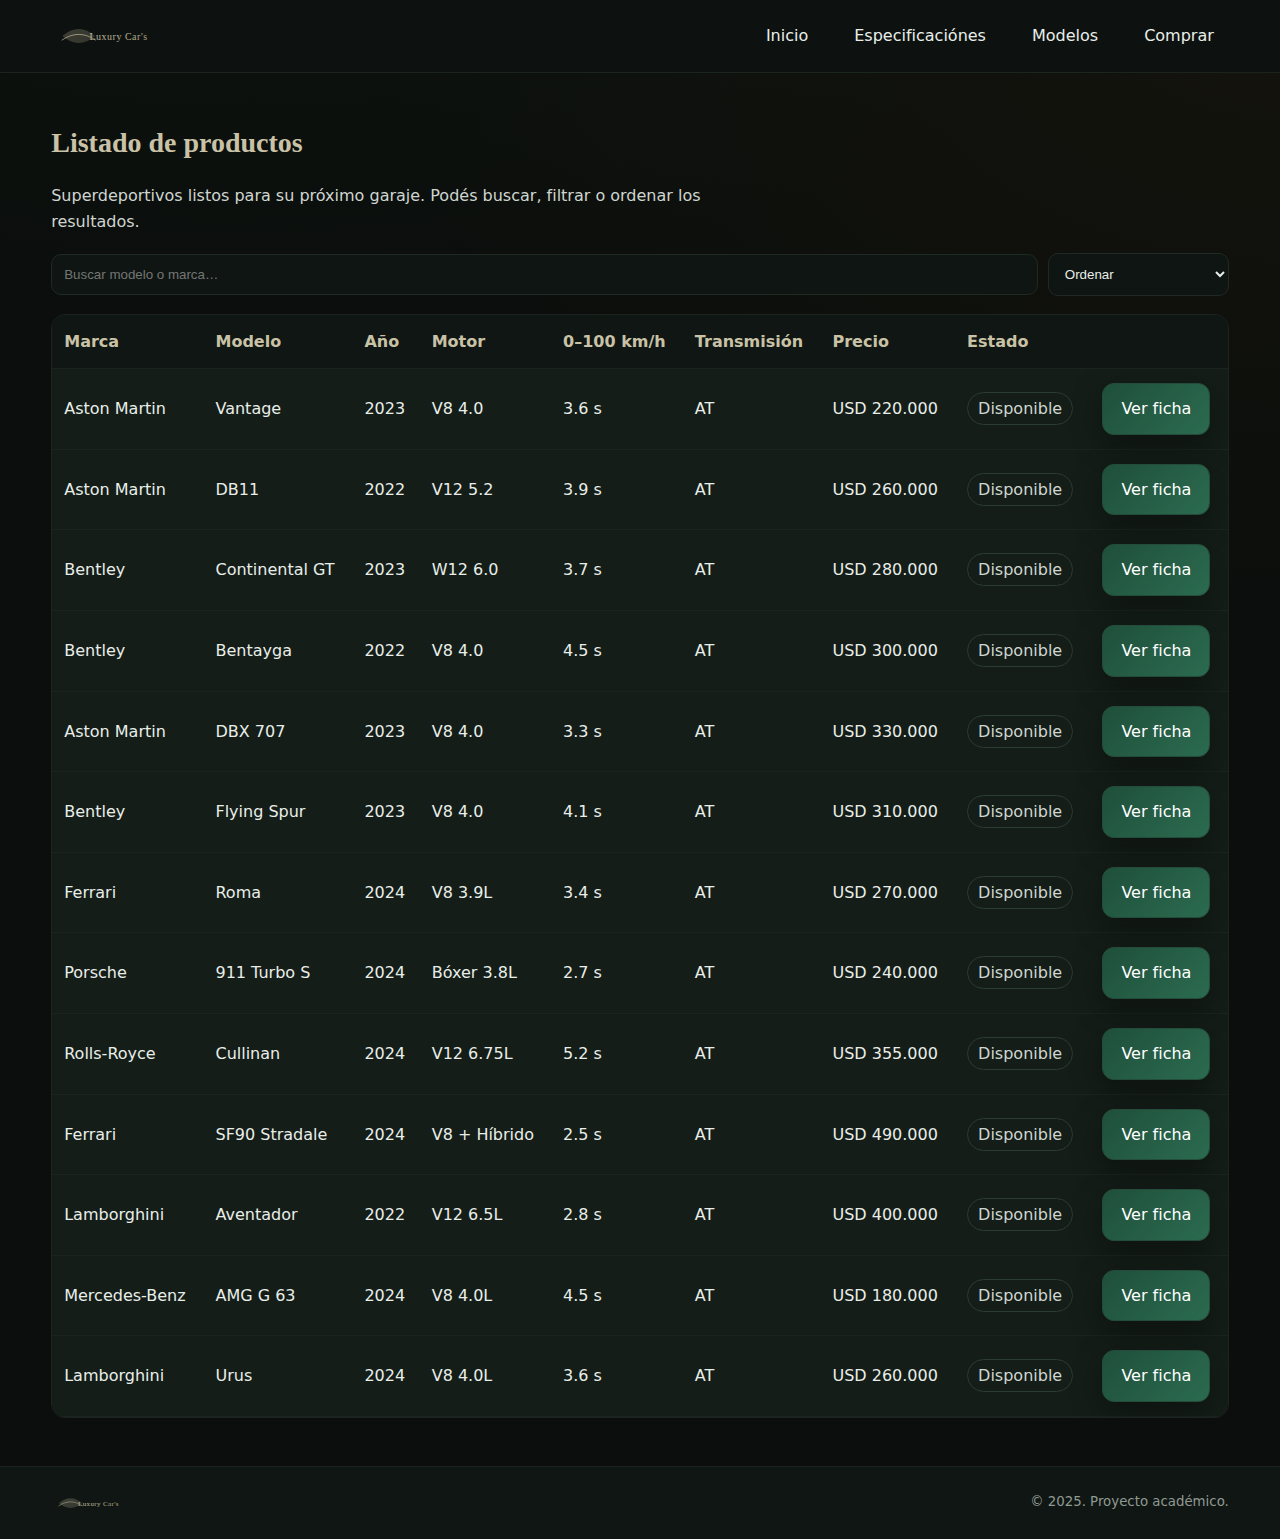
<file: listado_tabla.html>
<!DOCTYPE html>
<html lang="es">
<head>
  <meta charset="UTF-8" />
  <meta name="viewport" content="width=device-width, initial-scale=1" />
  <title>Listado (Tabla) – Luxury Car's</title>
  <link rel="stylesheet" href="styles.css" />
</head>

<body>
<header class="navbar">
  <div class="container wrap">

    <a class="brand" href="index.html">
      <img src="logo-luxurycars.svg" alt="Logo Luxury Car's">
      <span></span>
    </a>

    <!-- boton burguer -->
    <button class="nav-toggle" aria-expanded="false" aria-controls="mainnav" aria-label="Abrir menú">☰</button>

    <!-- menu -->
    <nav id="mainnav" class="nav">
      <a href="index.html">Inicio</a>
      <a href="listado_tabla.html">Especificaciónes</a>
      <a href="listado_box.html">Modelos</a>
      <a href="comprar.html">Comprar</a>
    </nav>
  </div>
</header>


  <main class="container section">
    <h2>Listado de productos</h2>
    <p class="lead">Superdeportivos listos para su próximo garaje. Podés buscar, filtrar o ordenar los resultados.</p>

<!-- CONTROLES (Tabla) — Solo una búsqueda -->
<div class="toolbar" style="display:flex;gap:10px;flex-wrap:wrap;align-items:center;margin:18px 0">
  <input id="qTabla" type="search" placeholder="Buscar modelo o marca…"
         autocomplete="off" spellcheck="false" style="flex:1;min-width:260px">
  <select id="sortTabla">
    <option value="">Ordenar</option>
    <option value="price-asc">Precio: menor a mayor</option>
    <option value="price-desc">Precio: mayor a menor</option>
  </select>
</div>

    <!-- Tabla -->
    <div class="table-wrap">
      <table class="products">
        <thead>
          <tr>
            <th>Marca</th>
            <th>Modelo</th>
            <th>Año</th>
            <th>Motor</th>
            <th>0–100 km/h</th>
            <th>Transmisión</th>
            <th>Precio</th>
            <th>Estado</th>
            <th></th>
          </tr>
        </thead>

        <tbody>
          <tr data-brand="Aston Martin" data-name="Vantage 2023" data-price="220000">
            <td>Aston Martin</td><td>Vantage</td><td>2023</td><td>V8 4.0</td><td>3.6 s</td><td>AT</td>
            <td>USD 220.000</td><td><span class="badge">Disponible</span></td>
            <td><a class="btn" href="producto_vantage.html">Ver ficha</a></td>
          </tr>

          <tr data-brand="Aston Martin" data-name="DB11 2022" data-price="260000">
            <td>Aston Martin</td><td>DB11</td><td>2022</td><td>V12 5.2</td><td>3.9 s</td><td>AT</td>
            <td>USD 260.000</td><td><span class="badge">Disponible</span></td>
            <td><a class="btn" href="producto_db11.html">Ver ficha</a></td>
          </tr>

          <tr data-brand="Bentley" data-name="Continental GT 2023" data-price="280000">
            <td>Bentley</td><td>Continental GT</td><td>2023</td><td>W12 6.0</td><td>3.7 s</td><td>AT</td>
            <td>USD 280.000</td><td><span class="badge">Disponible</span></td>
            <td><a class="btn" href="producto_continental.html">Ver ficha</a></td>
          </tr>

          <tr data-brand="Bentley" data-name="Bentayga 2022" data-price="300000">
            <td>Bentley</td><td>Bentayga</td><td>2022</td><td>V8 4.0</td><td>4.5 s</td><td>AT</td>
            <td>USD 300.000</td><td><span class="badge">Disponible</span></td>
            <td><a class="btn" href="producto_bentayga.html">Ver ficha</a></td>
          </tr>

          <tr data-brand="Aston Martin" data-name="DBX 707" data-price="330000">
            <td>Aston Martin</td><td>DBX 707</td><td>2023</td><td>V8 4.0</td><td>3.3 s</td><td>AT</td>
            <td>USD 330.000</td><td><span class="badge">Disponible</span></td>
            <td><a class="btn" href="producto_dbx707.html">Ver ficha</a></td>
          </tr>

          <tr data-brand="Bentley" data-name="Flying Spur 2023" data-price="310000">
            <td>Bentley</td><td>Flying Spur</td><td>2023</td><td>V8 4.0</td><td>4.1 s</td><td>AT</td>
            <td>USD 310.000</td><td><span class="badge">Disponible</span></td>
            <td><a class="btn" href="producto_flyingspur.html">Ver ficha</a></td>
          </tr>

        <tr data-brand="Ferrari" data-name="Roma 2024" data-price="270000">
          <td>Ferrari</td><td>Roma</td><td>2024</td><td>V8 3.9L</td><td>3.4 s</td><td>AT</td>
          <td>USD 270.000</td><td><span class="badge">Disponible</span></td>
          <td><a class="btn" href="producto_roma.html">Ver ficha</a></td>
        </tr>

<tr data-brand="Porsche" data-name="911 Turbo S 2024" data-price="240000">
  <td>Porsche</td><td>911 Turbo S</td><td>2024</td><td>Bóxer 3.8L</td><td>2.7 s</td><td>AT</td>
  <td>USD 240.000</td><td><span class="badge">Disponible</span></td>
  <td><a class="btn" href="producto_911turbo.html">Ver ficha</a></td>
</tr>
<tr data-brand="Rolls-Royce" data-name="Cullinan 2024" data-price="355000">
  <td>Rolls-Royce</td><td>Cullinan</td><td>2024</td><td>V12 6.75L</td><td>5.2 s</td><td>AT</td>
  <td>USD 355.000</td><td><span class="badge">Disponible</span></td>
  <td><a class="btn" href="producto_cullinan.html">Ver ficha</a></td>
</tr>
<tr data-brand="Ferrari" data-name="SF90 Stradale 2024" data-price="490000">
  <td>Ferrari</td><td>SF90 Stradale</td><td>2024</td><td>V8 + Híbrido</td><td>2.5 s</td><td>AT</td>
  <td>USD 490.000</td><td><span class="badge">Disponible</span></td>
  <td><a class="btn" href="producto_sf90.html">Ver ficha</a></td>
</tr>
<tr data-brand="Lamborghini" data-name="Aventador 2022" data-price="400000">
  <td>Lamborghini</td><td>Aventador</td><td>2022</td><td>V12 6.5L</td><td>2.8 s</td><td>AT</td>
  <td>USD 400.000</td><td><span class="badge">Disponible</span></td>
  <td><a class="btn" href="producto_aventador.html">Ver ficha</a></td>
</tr>
<tr data-brand="Mercedes-Benz" data-name="AMG G 63 2024" data-price="180000">
  <td>Mercedes-Benz</td><td>AMG G 63</td><td>2024</td><td>V8 4.0L</td><td>4.5 s</td><td>AT</td>
  <td>USD 180.000</td><td><span class="badge">Disponible</span></td>
  <td><a class="btn" href="producto_gwagon.html">Ver ficha</a></td>
</tr>
<tr data-brand="Lamborghini" data-name="Urus 2024" data-price="260000">
  <td>Lamborghini</td><td>Urus</td><td>2024</td><td>V8 4.0L</td><td>3.6 s</td><td>AT</td>
  <td>USD 260.000</td><td><span class="badge">Disponible</span></td>
  <td><a class="btn" href="producto_urus.html">Ver ficha</a></td>
</tr>
        </tbody>
      </table>
    </div>
  </main>

  <footer class="footer">
  <div class="container wrap">
    <div style="display:flex;align-items:center;gap:10px">
      <img src="logo-luxurycars.svg" alt="" style="height:24px">
      </div>
      <small>© 2025. Proyecto académico.</small>
    </div>
  </footer>

<script src="app.js"></script>


<script> /* Buscador/Orden */
(function(){
  const table = document.getElementById('tablaAutos') || document.querySelector('table');
  if (!table || !table.tBodies.length) return;

  const tbody = table.tBodies[0];
  const rows  = Array.from(tbody.rows);

  const $q    = document.getElementById('qTabla');   
  const $sort = document.getElementById('sortTabla'); 

  const norm = s => (s||'')
    .toString().toLowerCase()
    .normalize('NFD').replace(/\p{Diacritic}/gu,'')   
    .trim();

  const rowText = row => norm(Array.from(row.cells).map(td => td.textContent).join(' '));

  function matchesRow(row, q){
    const nq = norm(q);
    if (!nq) return true;
  
    return rowText(row).split(/\s+/).some(w => w.startsWith(nq));
  }

  function getPrice(row){
  
    const priceCell = Array.from(row.cells).find(td => /usd/i.test(td.textContent));
    return +(priceCell?.textContent.replace(/[^\d]/g,'') || 0);
  }

  function apply(){
    const qv = $q?.value || '';
    rows.forEach(r => { r.style.display = matchesRow(r, qv) ? '' : 'none'; });

    // ordenar visibles por precio si se eligio
    if ($sort && $sort.value){
      const visibles = rows.filter(r => r.style.display !== 'none');
      visibles.sort((a,b) => $sort.value === 'price-asc'
        ? getPrice(a) - getPrice(b)
        : getPrice(b) - getPrice(a)
      );
      const frag = document.createDocumentFragment();
      visibles.forEach(r => frag.appendChild(r));
      tbody.appendChild(frag);
    }
  }

  ['input','keyup','change'].forEach(ev => {
    $q?.addEventListener(ev, apply);
    $sort?.addEventListener(ev, apply);
  });

  apply();
})();
</script>

</body>
</html>
</file>
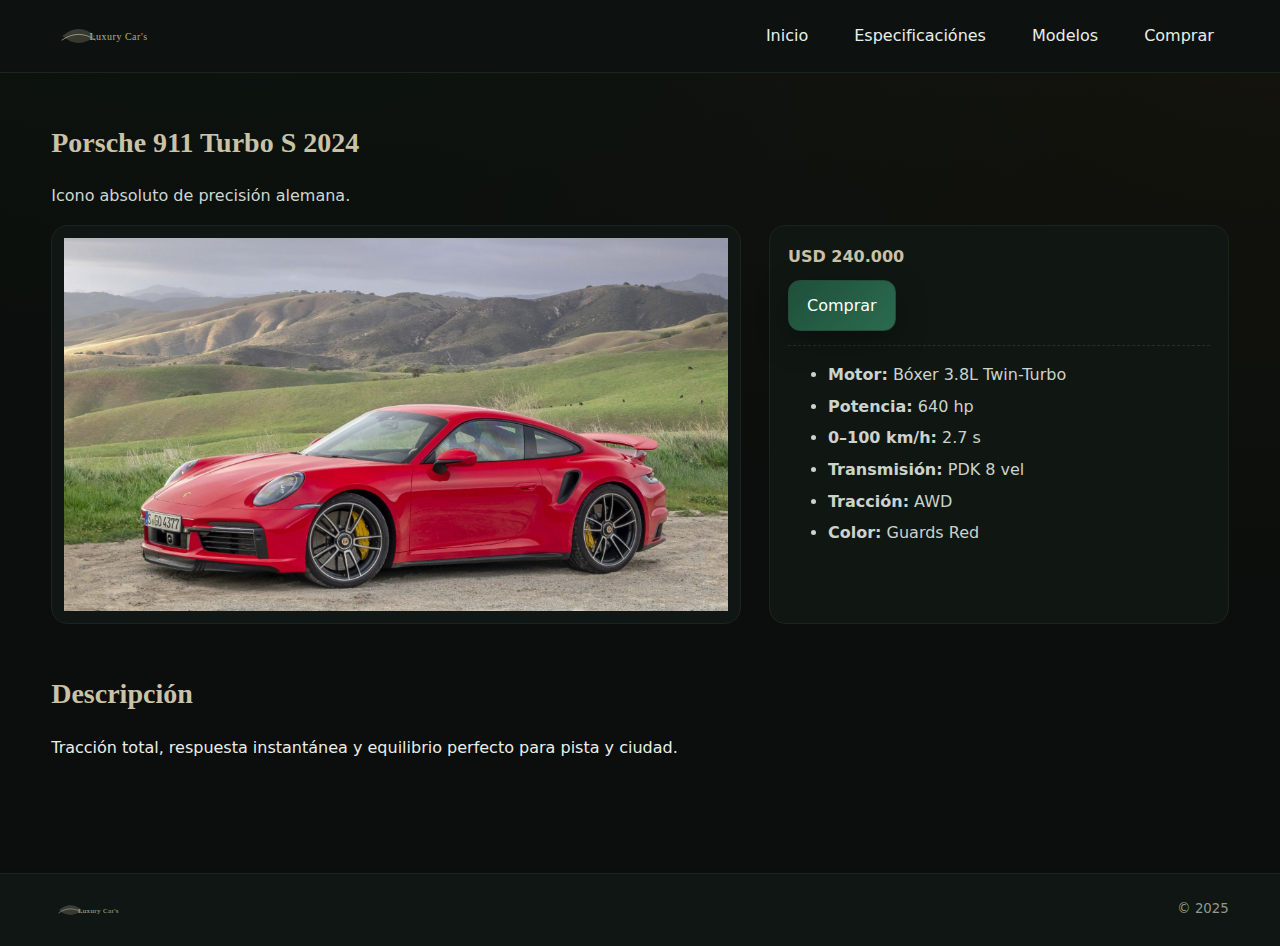
<file: producto_911turbo.html>
<!DOCTYPE html>
<html lang="es">
<head>
  <meta charset="UTF-8"><meta name="viewport" content="width=device-width, initial-scale=1">
  <title>Porsche 911 Turbo S 2024 | Luxury Car's</title>
  <link rel="stylesheet" href="styles.css">
</head>
<body>
  
<header class="navbar">
  <div class="container wrap">

    <a class="brand" href="index.html">
      <img src="logo-luxurycars.svg" alt="Logo Luxury Car's">
    </a>

    <!-- botón burguer -->
    <button class="nav-toggle" aria-expanded="false" aria-controls="mainnav" aria-label="Abrir menú">☰</button>

    <!-- menú -->
    <nav id="mainnav" class="nav">
      <a href="index.html">Inicio</a>
      <a href="listado_tabla.html">Especificaciónes</a>
      <a href="listado_box.html">Modelos</a>
      <a href="comprar.html">Comprar</a>
    </nav>
  </div>
</header>


<main class="container section">
  <h2>Porsche 911 Turbo S 2024</h2>
  <p class="lead">Icono absoluto de precisión alemana.</p>
  <div class="product">
    <div class="gallery"><img src="img/911turbo.jpg" alt="Porsche 911 Turbo S 2024"></div>
    <aside class="meta">
      <p class="price">USD 240.000</p>
      <a class="btn buy-link" href="comprar.html">Comprar</a>
      <ul class="specs">
        <li><strong>Motor:</strong> Bóxer 3.8L Twin-Turbo</li>
        <li><strong>Potencia:</strong> 640 hp</li>
        <li><strong>0–100 km/h:</strong> 2.7 s</li>
        <li><strong>Transmisión:</strong> PDK 8 vel</li>
        <li><strong>Tracción:</strong> AWD</li>
        <li><strong>Color:</strong> Guards Red</li>
      </ul>
    </aside>
  </div>
  <section class="section"><h2>Descripción</h2><p>Tracción total, respuesta instantánea y equilibrio perfecto para pista y ciudad.</p></section>
</main>

<footer class="footer"><div class="container wrap"><div style="display:flex;align-items:center;gap:10px"><img src="logo-luxurycars.svg" alt="" style="height:24px"><strong>Luxury Car's</strong></div><small>© 2025</small></div></footer>
<script src="app.js"></script>
</body>
</html>
</file>
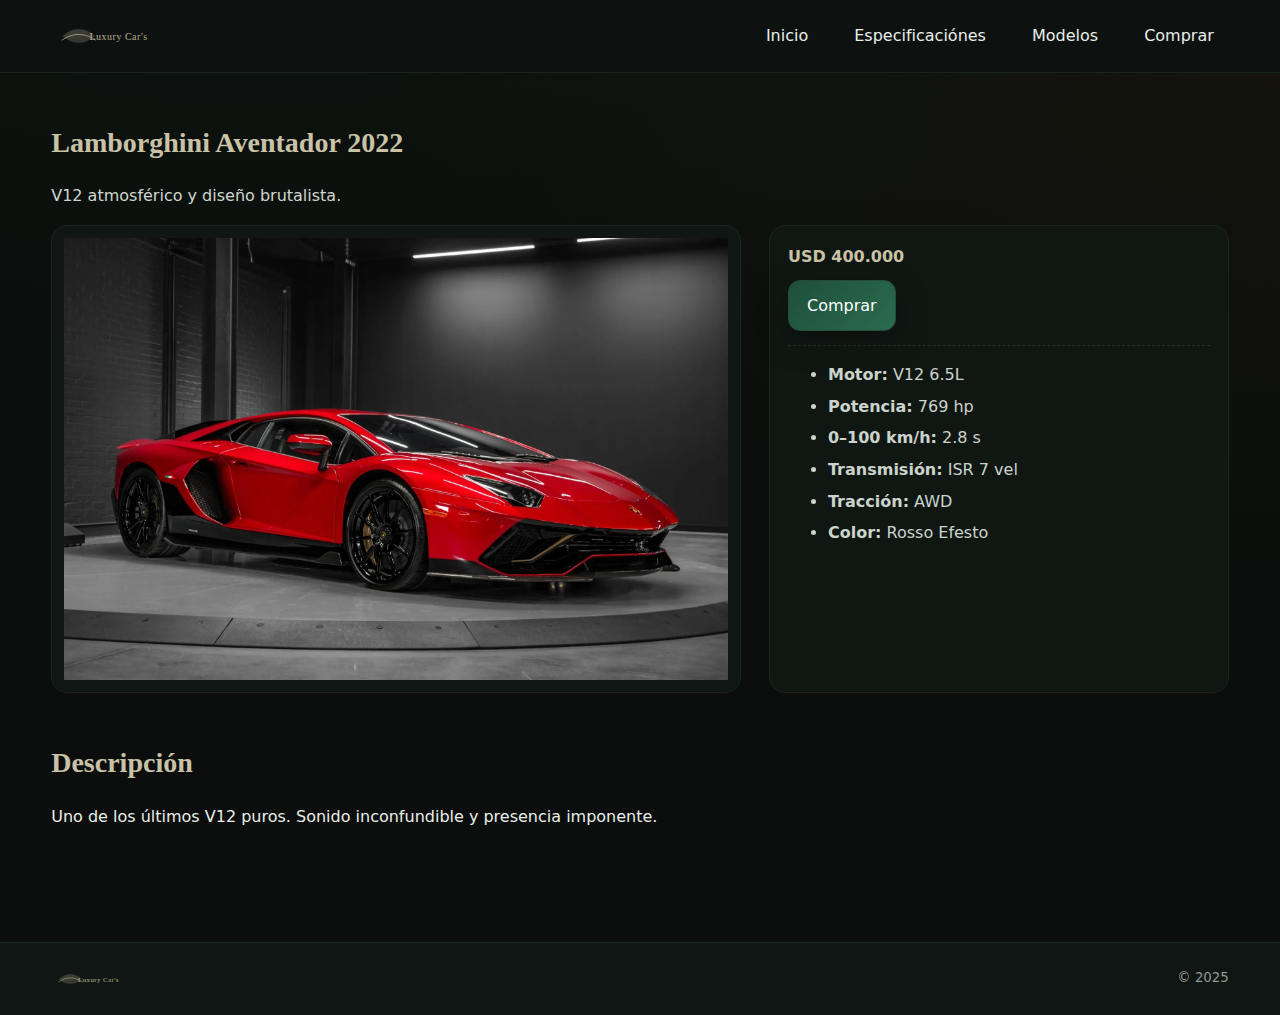
<file: producto_aventador.html>
<!DOCTYPE html>
<html lang="es">
<head>
  <meta charset="UTF-8"><meta name="viewport" content="width=device-width, initial-scale=1">
  <title>Lamborghini Aventador 2022 | Luxury Car's</title>
  <link rel="stylesheet" href="styles.css">
</head>
<body>

<header class="navbar">
  <div class="container wrap">

    <a class="brand" href="index.html">
      <img src="logo-luxurycars.svg" alt="Logo Luxury Car's">
    </a>

    <!-- botón burguer -->
    <button class="nav-toggle" aria-expanded="false" aria-controls="mainnav" aria-label="Abrir menú">☰</button>

    <!-- menú -->
    <nav id="mainnav" class="nav">
      <a href="index.html">Inicio</a>
      <a href="listado_tabla.html">Especificaciónes</a>
      <a href="listado_box.html">Modelos</a>
      <a href="comprar.html">Comprar</a>
    </nav>
  </div>
</header>


<main class="container section">
  <h2>Lamborghini Aventador 2022</h2>
  <p class="lead">V12 atmosférico y diseño brutalista.</p>
  <div class="product">
    <div class="gallery"><img src="img/aventador.jpg" alt="Lamborghini Aventador 2022"></div>
    <aside class="meta">
      <p class="price">USD 400.000</p>
      <a class="btn buy-link" href="comprar.html">Comprar</a>
      <ul class="specs">
        <li><strong>Motor:</strong> V12 6.5L</li>
        <li><strong>Potencia:</strong> 769 hp</li>
        <li><strong>0–100 km/h:</strong> 2.8 s</li>
        <li><strong>Transmisión:</strong> ISR 7 vel</li>
        <li><strong>Tracción:</strong> AWD</li>
        <li><strong>Color:</strong> Rosso Efesto</li>
      </ul>
    </aside>
  </div>
  <section class="section"><h2>Descripción</h2><p>Uno de los últimos V12 puros. Sonido inconfundible y presencia imponente.</p></section>
</main>

<footer class="footer"><div class="container wrap"><div style="display:flex;align-items:center;gap:10px"><img src="logo-luxurycars.svg" alt="" style="height:24px"><strong>Luxury Car's</strong></div><small>© 2025</small></div></footer>
<script src="app.js"></script>
</body>
</html>
</file>
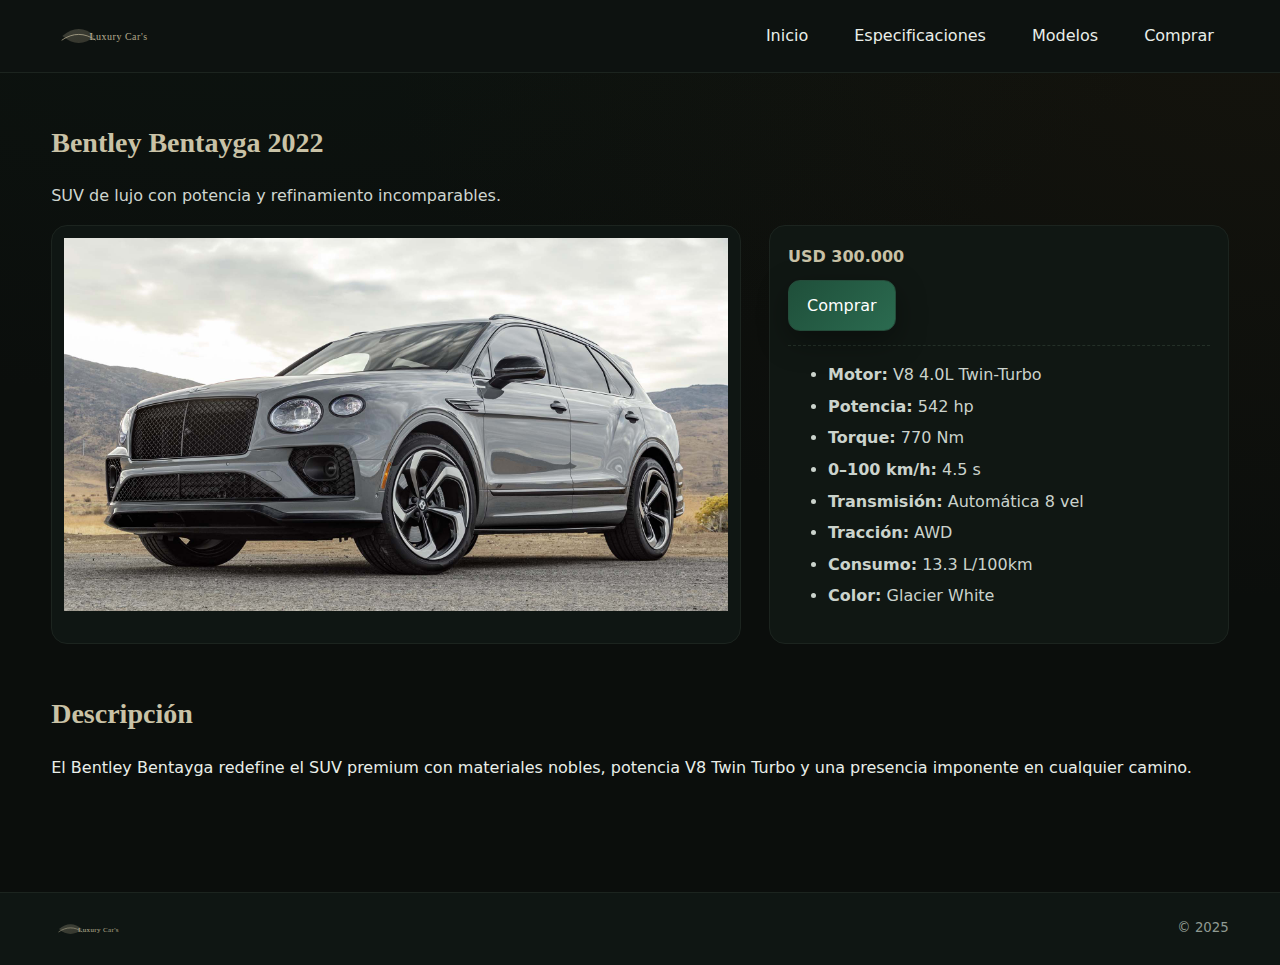
<file: producto_bentayga.html>
<!DOCTYPE html>
<html lang="es">
<head>
  <meta charset="UTF-8">
  <meta name="viewport" content="width=device-width, initial-scale=1">
  <title>Bentley Bentayga 2022 | Luxury Car's</title>
  <link rel="stylesheet" href="styles.css">
</head>

<body>
<header class="navbar">
  <div class="container wrap">

    <a class="brand" href="index.html">
      <img src="logo-luxurycars.svg" alt="Logo Luxury Car's">
    </a>

    <!-- botón burguer -->
    <button class="nav-toggle" aria-expanded="false" aria-controls="mainnav" aria-label="Abrir menú">☰</button>

    <!-- menú -->
    <nav id="mainnav" class="nav">
  <a href="index.html">Inicio</a>
  <a href="listado_tabla.html">Especificaciones</a>
  <a href="listado_box.html">Modelos</a>
  <a href="comprar.html">Comprar</a>
</nav>
  </div>
</header>

  <main class="container section">
    <h2>Bentley Bentayga 2022</h2>
    <p class="lead">SUV de lujo con potencia y refinamiento incomparables.</p>

    <div class="product">
      <div class="gallery">
        <img src="img/bentayga.jpg" alt="Bentley Bentayga 2022">
      </div>
      <aside class="meta">
        <p class="price">USD 300.000</p>
        <a class="btn" href="comprar.html">Comprar</a>
        <ul class="specs">
          <li><strong>Motor:</strong> V8 4.0L Twin-Turbo</li>
          <li><strong>Potencia:</strong> 542 hp</li>
          <li><strong>Torque:</strong> 770 Nm</li>
          <li><strong>0–100 km/h:</strong> 4.5 s</li>
          <li><strong>Transmisión:</strong> Automática 8 vel</li>
          <li><strong>Tracción:</strong> AWD</li>
          <li><strong>Consumo:</strong> 13.3 L/100km</li>
          <li><strong>Color:</strong> Glacier White</li>
        </ul>
      </aside>
    </div>

    <section class="section">
      <h2>Descripción</h2>
      <p>El Bentley Bentayga redefine el SUV premium con materiales nobles, potencia V8 Twin Turbo y una presencia imponente en cualquier camino.</p>
    </section>
  </main>

  <footer class="footer">
    <div class="container wrap">
      <div style="display:flex;align-items:center;gap:10px">
        <img src="logo-luxurycars.svg" alt="" style="height:24px"><strong></strong>
      </div>
      <small>© 2025</small>
    </div>
  </footer>

  <script src="app.js"></script>
</body>
</html>
</file>
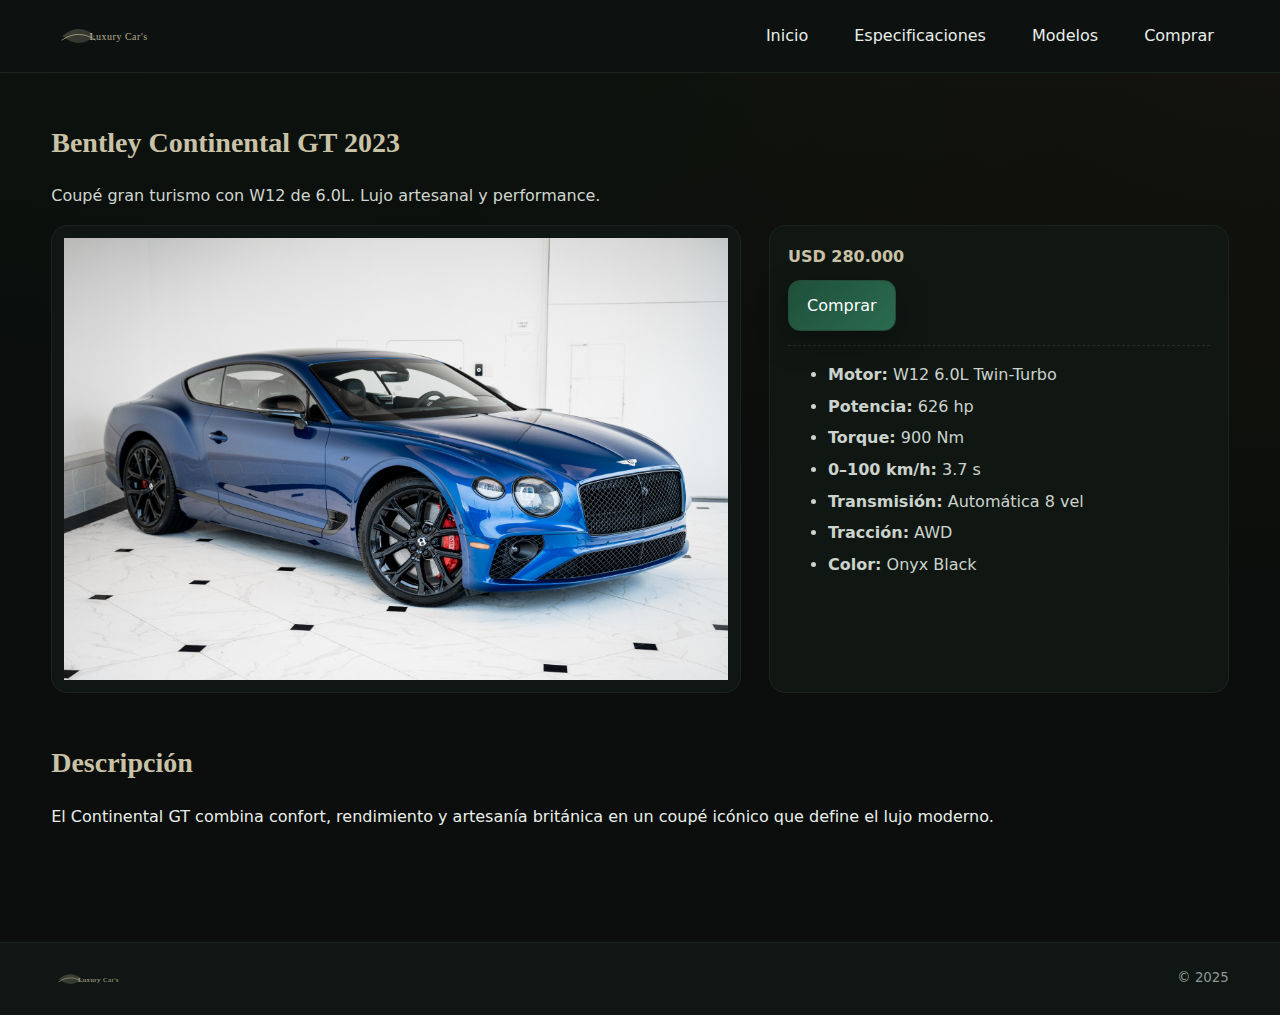
<file: producto_continental.html>
<!DOCTYPE html>
<html lang="es">
<head>
  <meta charset="UTF-8">
  <meta name="viewport" content="width=device-width, initial-scale=1">
  <title>Bentley Continental GT 2023 | Luxury Car's</title>
  <link rel="stylesheet" href="styles.css">
</head>
<body>
<header class="navbar">
  <div class="container wrap">

    <a class="brand" href="index.html">
      <img src="logo-luxurycars.svg" alt="Logo Luxury Car's">
    </a>

    <!-- botón burguer -->
    <button class="nav-toggle" aria-expanded="false" aria-controls="mainnav" aria-label="Abrir menú">☰</button>

    <!-- menú -->
   <nav id="mainnav" class="nav">
  <a href="index.html">Inicio</a>
  <a href="listado_tabla.html">Especificaciones</a>
  <a href="listado_box.html">Modelos</a>
  <a href="comprar.html">Comprar</a>
</nav>
  </div>
</header>

  <main class="container section">
    <h2>Bentley Continental GT 2023</h2>
    <p class="lead">Coupé gran turismo con W12 de 6.0L. Lujo artesanal y performance.</p>

    <div class="product">
      <div class="gallery">
        <img src="img/continental.jpg" alt="Bentley Continental GT 2023">
      </div>
      <aside class="meta">
        <p class="price">USD 280.000</p>
        <a class="btn" href="comprar.html">Comprar</a>
        <ul class="specs">
          <li><strong>Motor:</strong> W12 6.0L Twin-Turbo</li>
          <li><strong>Potencia:</strong> 626 hp</li>
          <li><strong>Torque:</strong> 900 Nm</li>
          <li><strong>0–100 km/h:</strong> 3.7 s</li>
          <li><strong>Transmisión:</strong> Automática 8 vel</li>
          <li><strong>Tracción:</strong> AWD</li>
          <li><strong>Color:</strong> Onyx Black</li>
        </ul>
      </aside>
    </div>

    <section class="section">
      <h2>Descripción</h2>
      <p>El Continental GT combina confort, rendimiento y artesanía británica en un coupé icónico que define el lujo moderno.</p>
    </section>
  </main>

  <footer class="footer">
    <div class="container wrap">
      <div style="display:flex;align-items:center;gap:10px">
        <img src="logo-luxurycars.svg" alt="" style="height:24px"><strong></strong>
      </div>
      <small>© 2025</small>
    </div>
  </footer>

  <script src="app.js"></script>
</body>
</html>
</file>
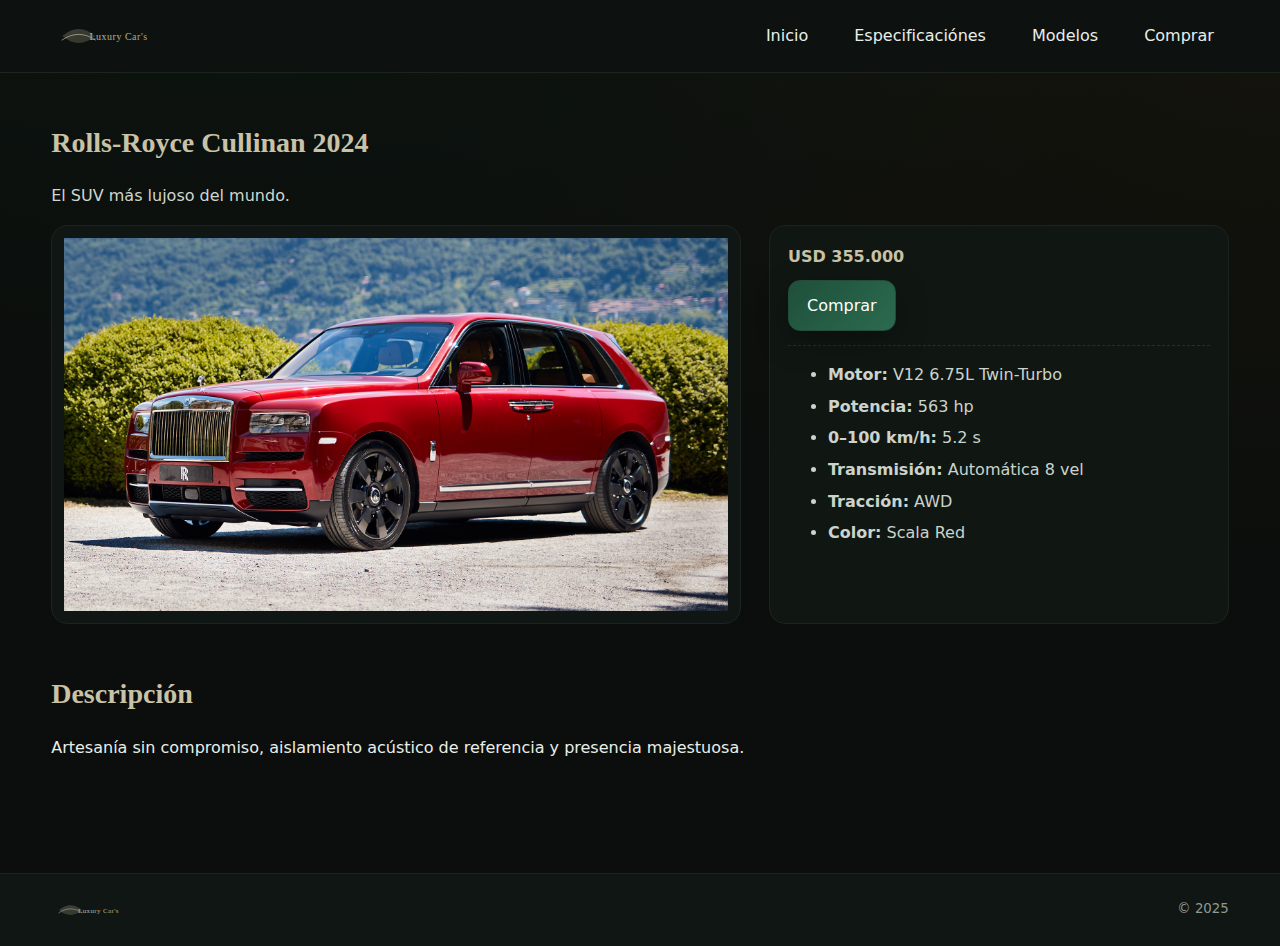
<file: producto_cullinan.html>
<!DOCTYPE html>
<html lang="es">
<head>
  <meta charset="UTF-8"><meta name="viewport" content="width=device-width, initial-scale=1">
  <title>Rolls-Royce Cullinan 2024 | Luxury Car's</title>
  <link rel="stylesheet" href="styles.css">
</head>
<body>

<header class="navbar">
  <div class="container wrap">

    <a class="brand" href="index.html">
      <img src="logo-luxurycars.svg" alt="Logo Luxury Car's">
    </a>

    <!-- botón burguer -->
    <button class="nav-toggle" aria-expanded="false" aria-controls="mainnav" aria-label="Abrir menú">☰</button>

    <!-- menú -->
    <nav id="mainnav" class="nav">
      <a href="index.html">Inicio</a>
      <a href="listado_tabla.html">Especificaciónes</a>
      <a href="listado_box.html">Modelos</a>
      <a href="comprar.html">Comprar</a>
    </nav>
  </div>
</header>

<main class="container section">
  <h2>Rolls-Royce Cullinan 2024</h2>
  <p class="lead">El SUV más lujoso del mundo.</p>
  <div class="product">
    <div class="gallery"><img src="img/cullinan.jpg" alt="Rolls-Royce Cullinan 2024"></div>
    <aside class="meta">
      <p class="price">USD 355.000</p>
      <a class="btn buy-link" href="comprar.html">Comprar</a>
      <ul class="specs">
        <li><strong>Motor:</strong> V12 6.75L Twin-Turbo</li>
        <li><strong>Potencia:</strong> 563 hp</li>
        <li><strong>0–100 km/h:</strong> 5.2 s</li>
        <li><strong>Transmisión:</strong> Automática 8 vel</li>
        <li><strong>Tracción:</strong> AWD</li>
        <li><strong>Color:</strong> Scala Red</li>
      </ul>
    </aside>
  </div>
  <section class="section"><h2>Descripción</h2><p>Artesanía sin compromiso, aislamiento acústico de referencia y presencia majestuosa.</p></section>
</main>

<footer class="footer"><div class="container wrap"><div style="display:flex;align-items:center;gap:10px"><img src="logo-luxurycars.svg" alt="" style="height:24px"><strong>Luxury Car's</strong></div><small>© 2025</small></div></footer>
<script src="app.js"></script>
</body>
</html>
</file>
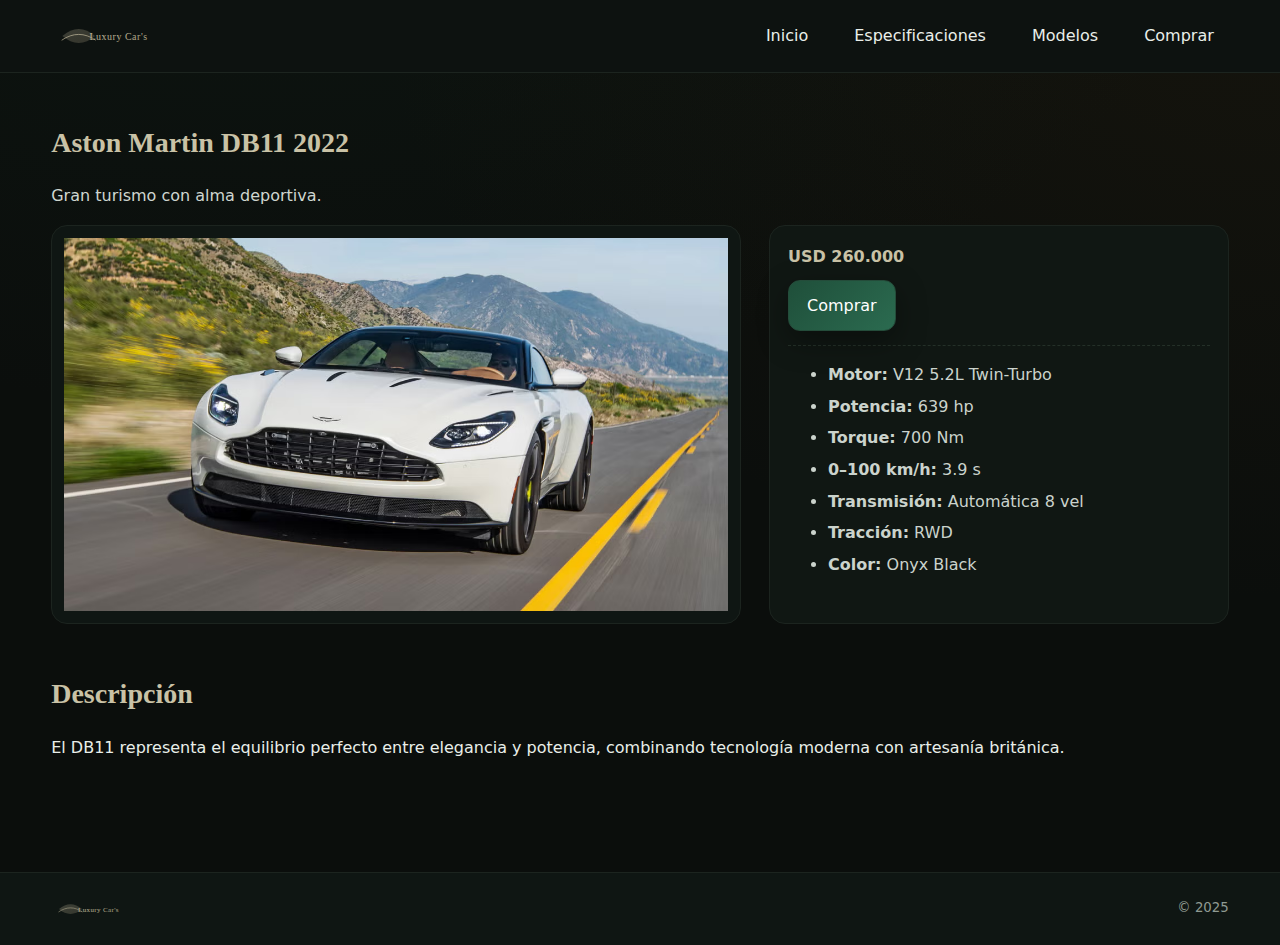
<file: producto_db11.html>
<!DOCTYPE html>
<html lang="es">
<head>
  <meta charset="UTF-8">
  <meta name="viewport" content="width=device-width, initial-scale=1">
  <title>Aston Martin DB11 2022 | Luxury Car's</title>
  <link rel="stylesheet" href="styles.css">
</head>
<body>
<header class="navbar">
  <div class="container wrap">

    <a class="brand" href="index.html">
      <img src="logo-luxurycars.svg" alt="Logo Luxury Car's">
    </a>

    <!-- botón burguer -->
    <button class="nav-toggle" aria-expanded="false" aria-controls="mainnav" aria-label="Abrir menú">☰</button>

    <!-- menú -->
<nav id="mainnav" class="nav">
  <a href="index.html">Inicio</a>
  <a href="listado_tabla.html">Especificaciones</a>
  <a href="listado_box.html">Modelos</a>
  <a href="comprar.html">Comprar</a>
</nav>
  </div>
</header>


  <main class="container section">
    <h2>Aston Martin DB11 2022</h2>
    <p class="lead">Gran turismo con alma deportiva.</p>

    <div class="product">
      <div class="gallery">
        <img src="img/db11.jpg" alt="Aston Martin DB11 2022">
      </div>
      <aside class="meta">
        <p class="price">USD 260.000</p>
        <a class="btn" href="comprar.html">Comprar</a>
        <ul class="specs">
          <li><strong>Motor:</strong> V12 5.2L Twin-Turbo</li>
          <li><strong>Potencia:</strong> 639 hp</li>
          <li><strong>Torque:</strong> 700 Nm</li>
          <li><strong>0–100 km/h:</strong> 3.9 s</li>
          <li><strong>Transmisión:</strong> Automática 8 vel</li>
          <li><strong>Tracción:</strong> RWD</li>
          <li><strong>Color:</strong> Onyx Black</li>
        </ul>
      </aside>
    </div>

    <section class="section">
      <h2>Descripción</h2>
      <p>El DB11 representa el equilibrio perfecto entre elegancia y potencia, combinando tecnología moderna con artesanía británica.</p>
    </section>
  </main>

  <footer class="footer">
    <div class="container wrap">
      <div style="display:flex;align-items:center;gap:10px">
        <img src="logo-luxurycars.svg" alt="" style="height:24px"><strong></strong>
      </div>
      <small>© 2025</small>
    </div>
  </footer>

  <script src="app.js"></script>
</body>
</html>
</file>
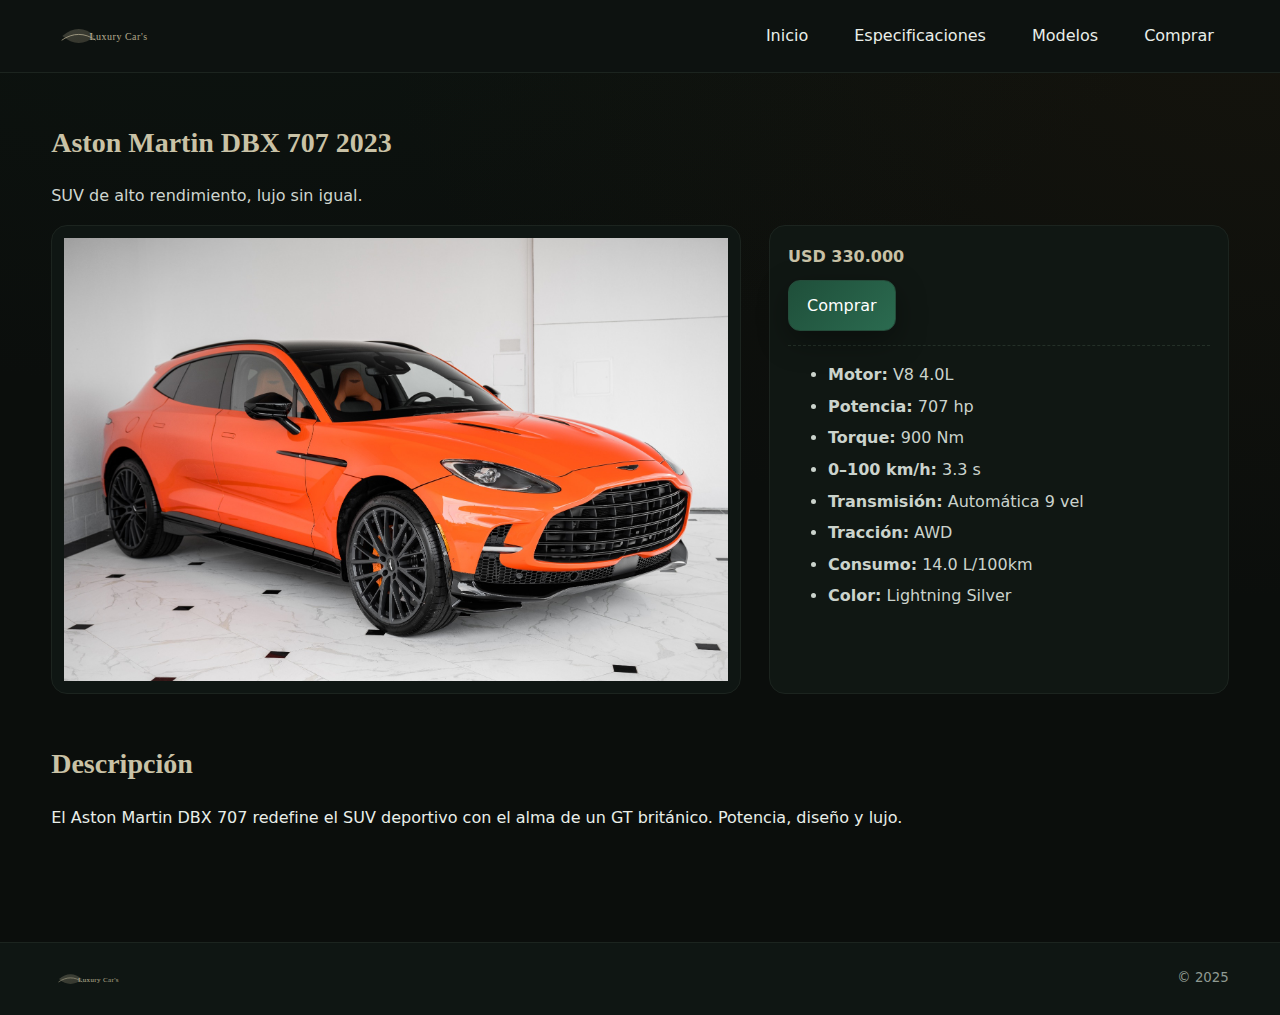
<file: producto_dbx707.html>
<!DOCTYPE html>
<html lang="es">
<head>
  <meta charset="UTF-8">
  <meta name="viewport" content="width=device-width, initial-scale=1">
  <title>Aston Martin DBX 707 | Luxury Car's</title>
  <link rel="stylesheet" href="styles.css">
</head>
<body>
<header class="navbar">
  <div class="container wrap">

    <a class="brand" href="index.html">
      <img src="logo-luxurycars.svg" alt="Logo Luxury Car's">
    </a>

    <!-- botón burguer -->
    <button class="nav-toggle" aria-expanded="false" aria-controls="mainnav" aria-label="Abrir menú">☰</button>

    <!-- menú -->
<nav id="mainnav" class="nav">
  <a href="index.html">Inicio</a>
  <a href="listado_tabla.html">Especificaciones</a>
  <a href="listado_box.html">Modelos</a>
  <a href="comprar.html">Comprar</a>
</nav>
  </div>
</header>

  <main class="container section">
    <h2>Aston Martin DBX 707 2023</h2>
    <p class="lead">SUV de alto rendimiento, lujo sin igual.</p>

    <div class="product">
      <div class="gallery">
        <img src="img/dbx707.jpg" alt="Aston Martin DBX 707">
      </div>
      <aside class="meta">
        <p class="price">USD 330.000</p>
        <a class="btn" href="comprar.html">Comprar</a>
        <ul class="specs">
          <li><strong>Motor:</strong> V8 4.0L</li>
          <li><strong>Potencia:</strong> 707 hp</li>
          <li><strong>Torque:</strong> 900 Nm</li>
          <li><strong>0–100 km/h:</strong> 3.3 s</li>
          <li><strong>Transmisión:</strong> Automática 9 vel</li>
          <li><strong>Tracción:</strong> AWD</li>
          <li><strong>Consumo:</strong> 14.0 L/100km</li>
          <li><strong>Color:</strong> Lightning Silver</li>
        </ul>
      </aside>
    </div>

    <section class="section">
      <h2>Descripción</h2>
      <p>El Aston Martin DBX 707 redefine el SUV deportivo con el alma de un GT británico. Potencia, diseño y lujo.</p>
    </section>
  </main>

  <footer class="footer">
    <div class="container wrap">
      <div style="display:flex;align-items:center;gap:10px">
        <img src="logo-luxurycars.svg" alt="" style="height:24px"><strong></strong>
      </div>
      <small>© 2025</small>
    </div>
  </footer>

  <script src="app.js"></script>
</body>
</html>
</file>
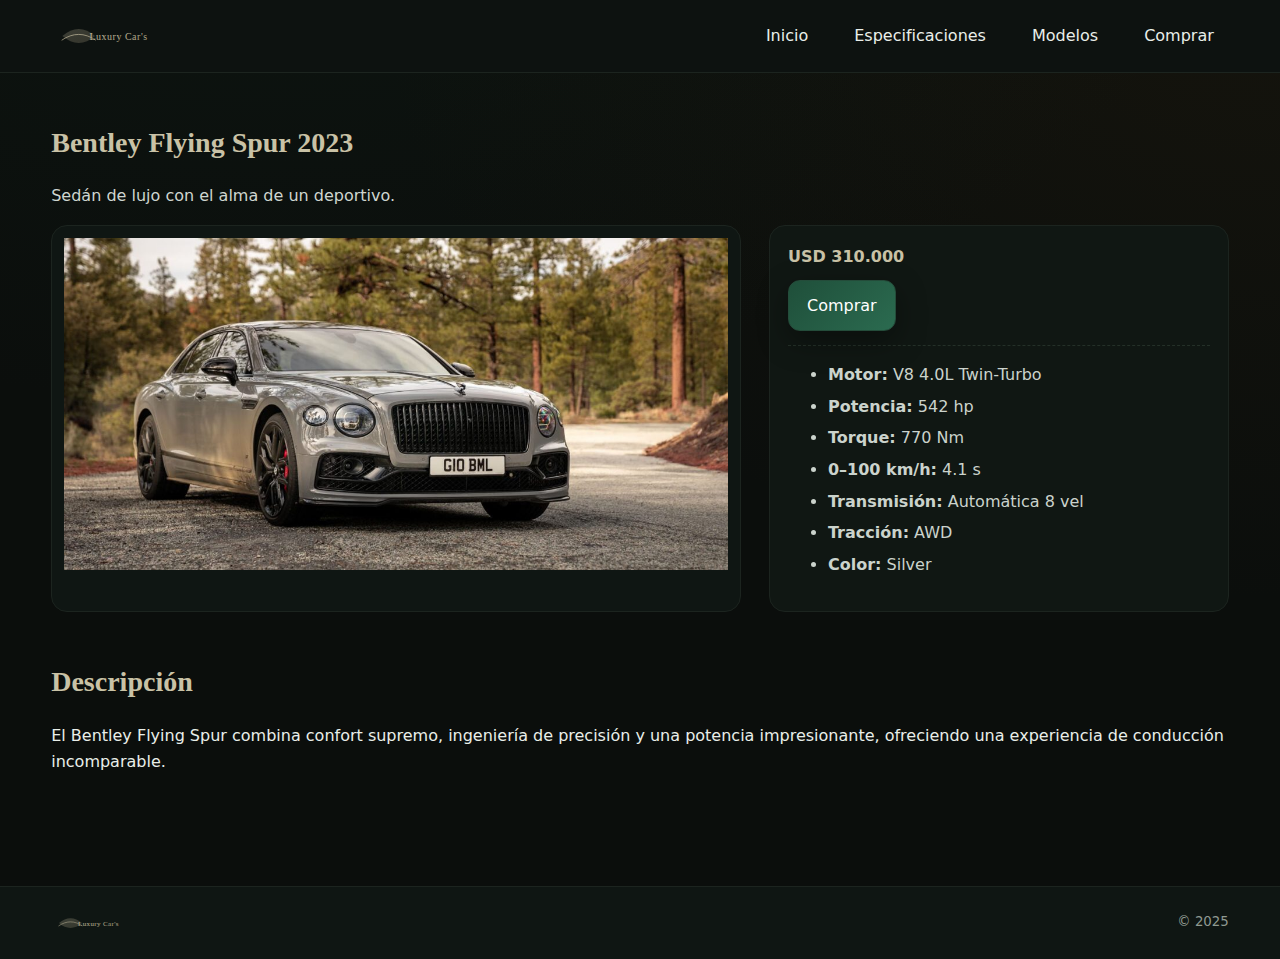
<file: producto_flyingspur.html>
<!DOCTYPE html>
<html lang="es">
<head>
  <meta charset="UTF-8">
  <meta name="viewport" content="width=device-width, initial-scale=1">
  <title>Bentley Flying Spur 2023 | Luxury Car's</title>
  <link rel="stylesheet" href="styles.css">
</head>
<body>
<header class="navbar">
  <div class="container wrap">

    <a class="brand" href="index.html">
      <img src="logo-luxurycars.svg" alt="Logo Luxury Car's">
    </a>

    <!-- botón burguer -->
    <button class="nav-toggle" aria-expanded="false" aria-controls="mainnav" aria-label="Abrir menú">☰</button>

    <!-- menú -->
<nav id="mainnav" class="nav">
  <a href="index.html">Inicio</a>
  <a href="listado_tabla.html">Especificaciones</a>
  <a href="listado_box.html">Modelos</a>
  <a href="comprar.html">Comprar</a>
</nav>
  </div>
</header>

  <main class="container section">
    <h2>Bentley Flying Spur 2023</h2>
    <p class="lead">Sedán de lujo con el alma de un deportivo.</p>

    <div class="product">
      <div class="gallery">
        <img src="img/flyingspur.jpg" alt="Bentley Flying Spur 2023">
      </div>
      <aside class="meta">
        <p class="price">USD 310.000</p>
        <a class="btn" href="comprar.html">Comprar</a>
        <ul class="specs">
          <li><strong>Motor:</strong> V8 4.0L Twin-Turbo</li>
          <li><strong>Potencia:</strong> 542 hp</li>
          <li><strong>Torque:</strong> 770 Nm</li>
          <li><strong>0–100 km/h:</strong> 4.1 s</li>
          <li><strong>Transmisión:</strong> Automática 8 vel</li>
          <li><strong>Tracción:</strong> AWD</li>
          <li><strong>Color:</strong> Silver</li>
        </ul>
      </aside>
    </div>

    <section class="section">
      <h2>Descripción</h2>
      <p>El Bentley Flying Spur combina confort supremo, ingeniería de precisión y una potencia impresionante, ofreciendo una experiencia de conducción incomparable.</p>
    </section>
  </main>

  <footer class="footer">
    <div class="container wrap">
      <div style="display:flex;align-items:center;gap:10px">
        <img src="logo-luxurycars.svg" alt="" style="height:24px"><strong></strong>
      </div>
      <small>© 2025</small>
    </div>
  </footer>

  <script src="app.js"></script>
</body>
</html>
</file>
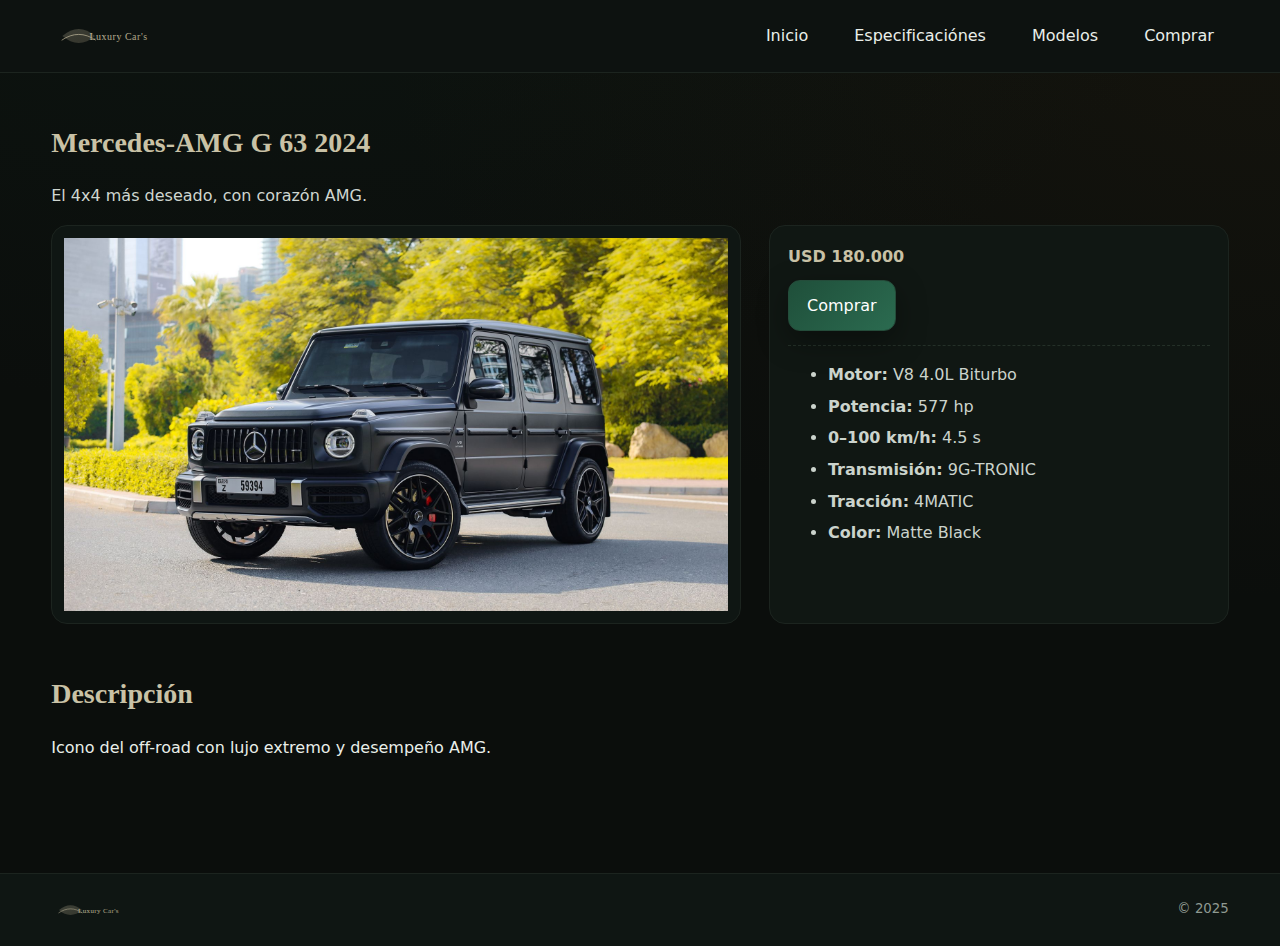
<file: producto_gwagon.html>
<!DOCTYPE html>
<html lang="es">
<head>
  <meta charset="UTF-8"><meta name="viewport" content="width=device-width, initial-scale=1">
  <title>Mercedes-AMG G 63 2024 | Luxury Car's</title>
  <link rel="stylesheet" href="styles.css">
</head>
<body>

<header class="navbar">
  <div class="container wrap">

    <a class="brand" href="index.html">
      <img src="logo-luxurycars.svg" alt="Logo Luxury Car's">
    </a>

    <!-- botón burguer -->
    <button class="nav-toggle" aria-expanded="false" aria-controls="mainnav" aria-label="Abrir menú">☰</button>

    <!-- menú -->
    <nav id="mainnav" class="nav">
      <a href="index.html">Inicio</a>
      <a href="listado_tabla.html">Especificaciónes</a>
      <a href="listado_box.html">Modelos</a>
      <a href="comprar.html">Comprar</a>
    </nav>
  </div>
</header>

<main class="container section">
  <h2>Mercedes-AMG G 63 2024</h2>
  <p class="lead">El 4x4 más deseado, con corazón AMG.</p>
  <div class="product">
    <div class="gallery"><img src="img/gwagon.jpg" alt="Mercedes-AMG G 63 2024"></div>
    <aside class="meta">
      <p class="price">USD 180.000</p>
      <a class="btn buy-link" href="comprar.html">Comprar</a>
      <ul class="specs">
        <li><strong>Motor:</strong> V8 4.0L Biturbo</li>
        <li><strong>Potencia:</strong> 577 hp</li>
        <li><strong>0–100 km/h:</strong> 4.5 s</li>
        <li><strong>Transmisión:</strong> 9G-TRONIC</li>
        <li><strong>Tracción:</strong> 4MATIC</li>
        <li><strong>Color:</strong> Matte Black</li>
      </ul>
    </aside>
  </div>
  <section class="section"><h2>Descripción</h2><p>Icono del off-road con lujo extremo y desempeño AMG.</p></section>
</main>

<footer class="footer"><div class="container wrap"><div style="display:flex;align-items:center;gap:10px"><img src="logo-luxurycars.svg" alt="" style="height:24px"><strong>Luxury Car's</strong></div><small>© 2025</small></div></footer>
<script src="app.js"></script>
</body>
</html>
</file>
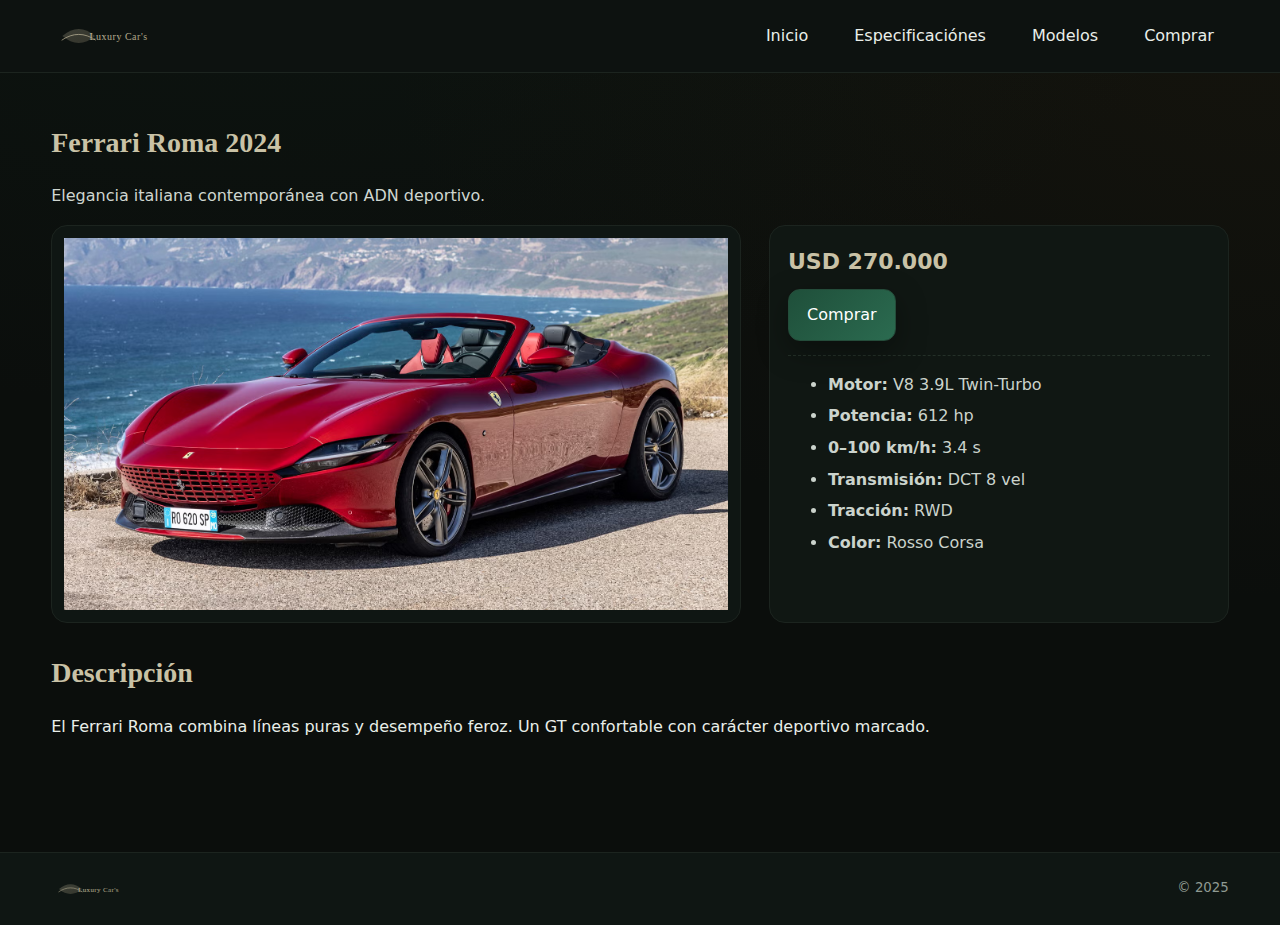
<file: producto_roma.html>
<!DOCTYPE html>
<html lang="es">
<head>
  <meta charset="UTF-8"><meta name="viewport" content="width=device-width, initial-scale=1">
  <title>Ferrari Roma 2024 | Luxury Car's</title>
  <link rel="stylesheet" href="styles.css">
</head>
<body>

<header class="navbar">
  <div class="container wrap">

    <a class="brand" href="index.html">
      <img src="logo-luxurycars.svg" alt="Logo Luxury Car's">
    </a>

    <!-- botón burguer -->
    <button class="nav-toggle" aria-expanded="false" aria-controls="mainnav" aria-label="Abrir menú">☰</button>

    <!-- menú -->
    <nav id="mainnav" class="nav">
      <a href="index.html">Inicio</a>
      <a href="listado_tabla.html">Especificaciónes</a>
      <a href="listado_box.html">Modelos</a>
      <a href="comprar.html">Comprar</a>
    </nav>
  </div>
</header>

<main class="container section">
  <h2>Ferrari Roma 2024</h2>
  <p class="lead">Elegancia italiana contemporánea con ADN deportivo.</p>
  <div class="product" style="margin-top:14px">
    <div class="gallery"><img src="img/roma.jpg" alt="Ferrari Roma 2024"></div>
    <aside class="meta">
      <p class="price" style="font-size:22px">USD 270.000</p>
      <a class="btn buy-link" href="comprar.html">Comprar</a>
      <ul class="specs">
        <li><strong>Motor:</strong> V8 3.9L Twin-Turbo</li>
        <li><strong>Potencia:</strong> 612 hp</li>
        <li><strong>0–100 km/h:</strong> 3.4 s</li>
        <li><strong>Transmisión:</strong> DCT 8 vel</li>
        <li><strong>Tracción:</strong> RWD</li>
        <li><strong>Color:</strong> Rosso Corsa</li>
      </ul>
    </aside>
  </div>
  <section class="section" style="padding-top:28px">
    <h2>Descripción</h2>
    <p>El Ferrari Roma combina líneas puras y desempeño feroz. Un GT confortable con carácter deportivo marcado.</p>
  </section>
</main>

<footer class="footer">
  <div class="container wrap"><div style="display:flex;align-items:center;gap:10px"><img src="logo-luxurycars.svg" alt="" style="height:24px"><strong>Luxury Car's</strong></div><small>© 2025</small></div>
</footer>
<script src="app.js"></script>
</body>
</html>
</file>
<file: styles.css>
:root{
  --bg:#0b0e0c;              
  --surface:#121815;          
  --card:#141d18;
  --accent:#1f4f3a;           
  --accent-2:#2b6b50;
  --gold:#c9c2a6;            
  --muted:#9aa39b;
  --text:#e9eee9;
  --text-dim:#cfd6d0;
  --radius:18px;
  --shadow:0 10px 30px rgba(0,0,0,.35);
}

*{box-sizing:border-box}
html,body{margin:0;padding:0}
body{
  font-family: Inter, system-ui, -apple-system, "Segoe UI", Roboto, Arial, sans-serif;
  color:var(--text); background:radial-gradient(1000px 600px at 20% -20%, #15332533, transparent),
                     radial-gradient(900px 600px at 100% 0%, #3b2a1033, transparent),
                     var(--bg);
  line-height:1.6;
}

img{max-width:100%;display:block}

.container{width:min(1200px, 92%);margin:0 auto}

/* Nav */
.navbar{
  position:sticky; top:0; z-index:50;
  background:color-mix(in oklab, var(--surface) 88%, black 12%);
  backdrop-filter: blur(8px);
  border-bottom:1px solid #1c241f;
}
.navbar .wrap{display:flex;align-items:center;gap:22px;padding:12px 0}
.brand{display:flex;align-items:center;gap:12px;text-decoration:none}
.brand img{height:34px}
.brand span{font-family:"Playfair Display", serif;font-size:20px;color:var(--gold);letter-spacing:.8px}

.nav{margin-left:auto;display:flex;gap:18px;flex-wrap:wrap}
.nav a{
  color:var(--text); text-decoration:none; padding:10px 14px;
  border-radius:999px; border:1px solid transparent;
}
.nav a:hover{background:#0f1613;border-color:#1e2b24}
.nav a.active{border-color:#2e3b33;color:var(--gold)}

/* Hero */
.hero{
  min-height:64vh; display:grid; place-items:center; position:relative; overflow:hidden;
  background:
    linear-gradient(180deg, #000000a8 0%, #0b0e0c 80%),
    var(--hero-image, url('img/hero.jpg')) center/cover no-repeat;
  border-bottom:1px solid #1e2722;
}
.hero .inner{ text-align:center; padding:80px 0 }
.hero h1{
  font-family:"Playfair Display", serif; font-weight:700; font-size:clamp(34px, 5vw, 56px);
  margin:0 0 10px; color:var(--gold);
}
.hero p{ color:var(--text-dim); margin:0 0 24px;font-size:clamp(16px,2.2vw,18px)}
.btn{
  display:inline-block; padding:12px 18px; border-radius:12px;
  background:linear-gradient(135deg, var(--accent), var(--accent-2));
  color:#fff; text-decoration:none; border:1px solid #244c3a; box-shadow:var(--shadow)
}
.btn.secondary{ background:#0f1613; border-color:#1f2a24; color:var(--gold) }
.btn:hover{ transform:translateY(-1px) }

/* Sections */
.section{ padding:48px 0 }
.section h2{
  font-family:"Playfair Display", serif; color:var(--gold); margin:0 0 18px; font-size:28px
}
.lead{ color:var(--text-dim); max-width:65ch }

/* Cards (listado en boxes) */
.grid{
  display:grid; gap:22px;
  grid-template-columns: repeat(auto-fit, minmax(260px,1fr));
}
.card{
  background:linear-gradient(180deg, #121a16 0%, #0f1713 100%);
  border:1px solid #1c241f; border-radius:var(--radius); overflow:hidden;
  box-shadow:var(--shadow);
}
.card .media{aspect-ratio: 16/10; background:#0e1311}
.card .body{padding:16px}
.tag{
  display:inline-block; font-size:12px; color:#b6c0b9; border:1px solid #263229;
  padding:4px 8px; border-radius:999px; margin-bottom:10px
}
.title{font-weight:600; margin:6px 0 4px}
.price{color:var(--gold); font-weight:600; margin:0 0 10px}
.card .actions{display:flex; gap:10px; margin-top:4px}
.link{ color:#d7d1b6; text-decoration:none }
.link:hover{ text-decoration:underline }

/* Tabla (listado tabla) */
.table-wrap{overflow:auto;border:1px solid #1c241f;border-radius:14px}
table{ width:100%; border-collapse:collapse; background:var(--card) }
th, td{ padding:14px 12px; border-bottom:1px solid #1c241f; text-align:left }
th{ position:sticky; top:0; background:#0f1613; color:var(--gold); font-weight:600 }
tbody tr:hover{ background:#101814 }
.badge{ padding:6px 10px; border-radius:999px; border:1px solid #2b3c33; color:#cfd6d0 }

/* Ficha producto */
.product{
  display:grid; gap:28px; grid-template-columns: 1.2fr .8fr;
}
.product .gallery{ background:#0f1613; border:1px solid #1c241f; border-radius:16px; padding:12px }
.product .meta{ background:#101713; border:1px solid #1c241f; border-radius:16px; padding:18px }
.specs{margin-top:14px;border-top:1px dashed #243028;padding-top:10px;color:#cbd3cc}
.specs li{margin:6px 0}

/* Form comprar */
.form{
  display:grid; gap:16px; grid-template-columns: repeat(12, 1fr);
  background:#101713;border:1px solid #1c241f;border-radius:16px;padding:18px;
}
.form .field{ grid-column: span 6; display:flex; flex-direction:column; gap:6px }
.form .field.full{ grid-column: 1 / -1 }
label{ color:#d7e0d8; font-weight:600 }
input, select, textarea{
  background:#0e1512; color:var(--text); border:1px solid #1f2a24; border-radius:10px;
  padding:12px; outline:none
}
input:focus, select:focus, textarea:focus{ border-color:#2d4f40 }
.help{ color:#9fb1a7; font-size:13px }
.total{ font-size:18px; color:var(--gold); font-weight:700 }
hr.sep{ border:0; border-top:1px solid #1c241f; margin:6px 0 10px }

/* Footer */
.footer{border-top:1px solid #1c241f;background:#0f1613;color:#aab4ac}
.footer .wrap{padding:24px 0;display:flex;justify-content:space-between;gap:12px;flex-wrap:wrap}
.footer small{color:#8f9a92}

/* Responsivo */
@media (max-width: 900px){
  .product{ grid-template-columns: 1fr }
  .form .field{ grid-column: span 12 }
}

/* Intro */
#splash{
  position: fixed;
  inset: 0;                 /* top/right/bottom/left = 0 */
  z-index: 99999;           /* siempre arriba de todo */
  display: grid;
  place-items: center;
  background: #0b0e0c;      
  transition: opacity .6s ease, visibility .6s;
}
#splash.hidden{ opacity: 0; visibility: hidden; }

.splash-inner{
  display: grid; place-items: center; gap: 14px;
  transform: scale(.92);
  animation: splash-enter 1.1s ease-out forwards;
}
.splash-logo{
  width: min(320px, 60vw);
  filter: blur(4px) brightness(.7);
  opacity: 0;
  animation:
    logo-focus .9s ease-out .15s forwards,
    logo-sheen 1.8s ease-out .25s forwards;
}
.glow{
  width: 60%; height: 2px;
  background: radial-gradient(circle, #c9c2a6 60%, transparent 70%);
  opacity: 0; transform: scaleX(.6);
  animation: glow-reveal 1s ease-out .6s forwards;
}

/* Animaciones */
@keyframes splash-enter{ to{ transform: scale(1); } }
@keyframes logo-focus{ to{ filter: blur(0) brightness(1); opacity: 1; } }
@keyframes logo-sheen{
  0%{
    -webkit-mask: linear-gradient(100deg,#000 46%,#fff 50%,#000 54%) -200% 0/250% 100% no-repeat;
    mask:         linear-gradient(100deg,#000 46%,#fff 50%,#000 54%) -200% 0/250% 100% no-repeat;
  }
  100%{
    -webkit-mask: linear-gradient(100deg,#000 46%,#fff 50%,#000 54%) 200% 0/250% 100% no-repeat;
    mask:         linear-gradient(100deg,#000 46%,#fff 50%,#000 54%) 200% 0/250% 100% no-repeat;
  }
}
@keyframes glow-reveal{ to{ opacity:.6; transform: scaleX(1);} }

@media (prefers-reduced-motion: reduce){
  .splash-inner, .splash-logo, .glow{ animation: none !important; }
  #splash{ transition: none; }
}

/* Menú móvil */
.nav-toggle{ display:none; background:#0f1613; color:var(--gold); border:1px solid #233027;
  padding:8px 12px; border-radius:10px; }
@media (max-width:880px){
  .nav-toggle{ display:block; margin-left:auto; }
  .nav{ display:none; width:100%; flex-direction:column; gap:8px; padding-top:10px; }
  .nav.is-open{ display:flex; }
  .nav a{ text-align:center; }
}

/* Reveal on scroll */
.reveal{ opacity:0; transform:translateY(14px); transition:.5s ease; }
.reveal.is-visible{ opacity:1; transform:none; }

/* Toast éxito */
.toast{ position:fixed; bottom:20px; left:50%; transform:translateX(-50%);
  background:#0f1613; color:var(--gold); border:1px solid #2a3a31; padding:10px 14px;
  border-radius:10px; box-shadow:var(--shadow); opacity:0; pointer-events:none; transition:.3s; }
.toast.show{ opacity:1; }

/* Botón volver arriba */
#backtop{ display:none; position:fixed; right:16px; bottom:16px; border:1px solid #233027;
  background:#0f1613; color:var(--gold); padding:10px 12px; border-radius:12px; }

/* Botón favorito simple */
.fav-btn{ border:1px solid #244c3a; background:#0f1613; color:#d7d1b6; border-radius:10px;
  padding:8px 10px; cursor:pointer; }
.fav-btn.is-active{ color:#c9c2a6; border-color:#3a4d42; }

.nav-toggle {
  display: none;
  background: #0f1613;
  color: var(--gold);
  border: 1px solid #233027;
  padding: 8px 12px;
  border-radius: 10px;
  font-size: 20px;
}

@media (max-width: 880px) {
  .nav-toggle {
    display: block;
    margin-left: auto;
  }

  .nav {
    display: none;
    flex-direction: column;
    gap: 10px;
    background: #0f1613;
    border-top: 1px solid #1c241f;
    width: 100%;
    text-align: center;
    padding: 10px 0;
  }

  .nav.is-open {
    display: flex;
  }

  .nav a {
    padding: 10px;
  }
}

/* Quitar texto de marca al lado del logo (dejamos solo el ícono) */
.navbar .brand span { display:none !important; }

/* Burger / Nav móvil – compatibilidad extra */
@media (max-width: 880px){
  header .nav { display:none; flex-direction:column; gap:10px; background:#0f1613; border-top:1px solid #1c241f; width:100%; text-align:center; padding:10px 0; }
  header .nav.is-open { display:flex; }
  .nav-toggle, .burger { z-index:1000; }
}

/* Enlace “Volver arriba” dentro del menú móvil */
.nav a.nav-backtotop { opacity:.85; }
.nav a.nav-backtotop:hover { opacity:1; }

/* Burger / Nav móvil */
@media (max-width: 880px){
  header .nav{
    position: fixed;
    top: 64px; left: 0; right: 0;
    display: none;
    flex-direction: column;
    gap: .5rem;
    padding: .75rem 1rem 1rem;
    background: rgba(11,11,13,.97);
    border-top: 1px solid var(--line);
    z-index: 999;
    text-align: center;
  }
  header .nav.is-open{ display:flex; }
  .nav-toggle, .burger{ z-index:1000; }
}

/* Ocultar cualquier texto residual junto al logo (ej: “…”) */
.navbar .brand span,
.navbar .brand .brand-text,
.navbar .brand .logo-text,
.navbar .brand .site-name{ display:none !important; }

/* Ocultar el texto de marca del footer en todas las páginas */
.footer .wrap strong,
.footer .wrap .brand-text,
.footer .wrap .logo-text,
.footer .wrap > div > strong { 
  display: none !important; 
}

/* Burguer / Nav */
.nav-toggle {
  display: inline-flex;
  align-items: center;
  justify-content: center;
  width: 42px;
  height: 42px;
  padding: 0;
  border: 0;
  background: transparent;
  color: inherit;
  cursor: pointer;
}

.icon-bars {
  display: block;
}

/* Estado por defecto: nav oculto en móvil */
.nav {
  display: none;
}

/* Cuando está abierto (JS agrega .is-open) */
.nav.is-open {
  display: flex;
  flex-direction: column;
  gap: .75rem;
  position: absolute;
  top: 100%;
  right: 0;
  left: 0;
  padding: 1rem var(--container-padding, 16px);
  background: var(--bg-light, #f8f9fa);
  border-top: 1px solid var(--border-color, #dee2e6);
  z-index: 50;
}

/* No-scroll del body cuando el menú móvil está abierto */
.body-no-scroll {
  overflow: hidden;
}

/* En desktop el nav siempre visible y horizontal */
@media (min-width: 992px) {
  .nav { 
    display: flex;
    position: static;
    gap: 1rem;
    flex-direction: row;
  }
  .nav.is-open { 
    display: flex; /* por si queda la clase, no rompe */
  }
}

/* ==== FIX: el botón burguer solo en móvil ==== */

/* En desktop (≥ 881px) ocultar SIEMPRE el burguer */
@media (min-width: 881px){
  .nav-toggle{
    display: none !important;
  }
}

/* En móvil (≤ 880px) mostrar el burguer */
@media (max-width: 880px){
  .nav-toggle{
    display: inline-flex !important;  /* prioriza sobre reglas previas */
    align-items: center;
    justify-content: center;
  }
}

/* FIX: el burguer solo en móvil */
@media (min-width: 881px){
  .nav-toggle{ display:none !important; }
}
@media (max-width: 880px){
  .nav-toggle{
    display:inline-flex !important;
    align-items:center; justify-content:center;
  }
}
</file>
